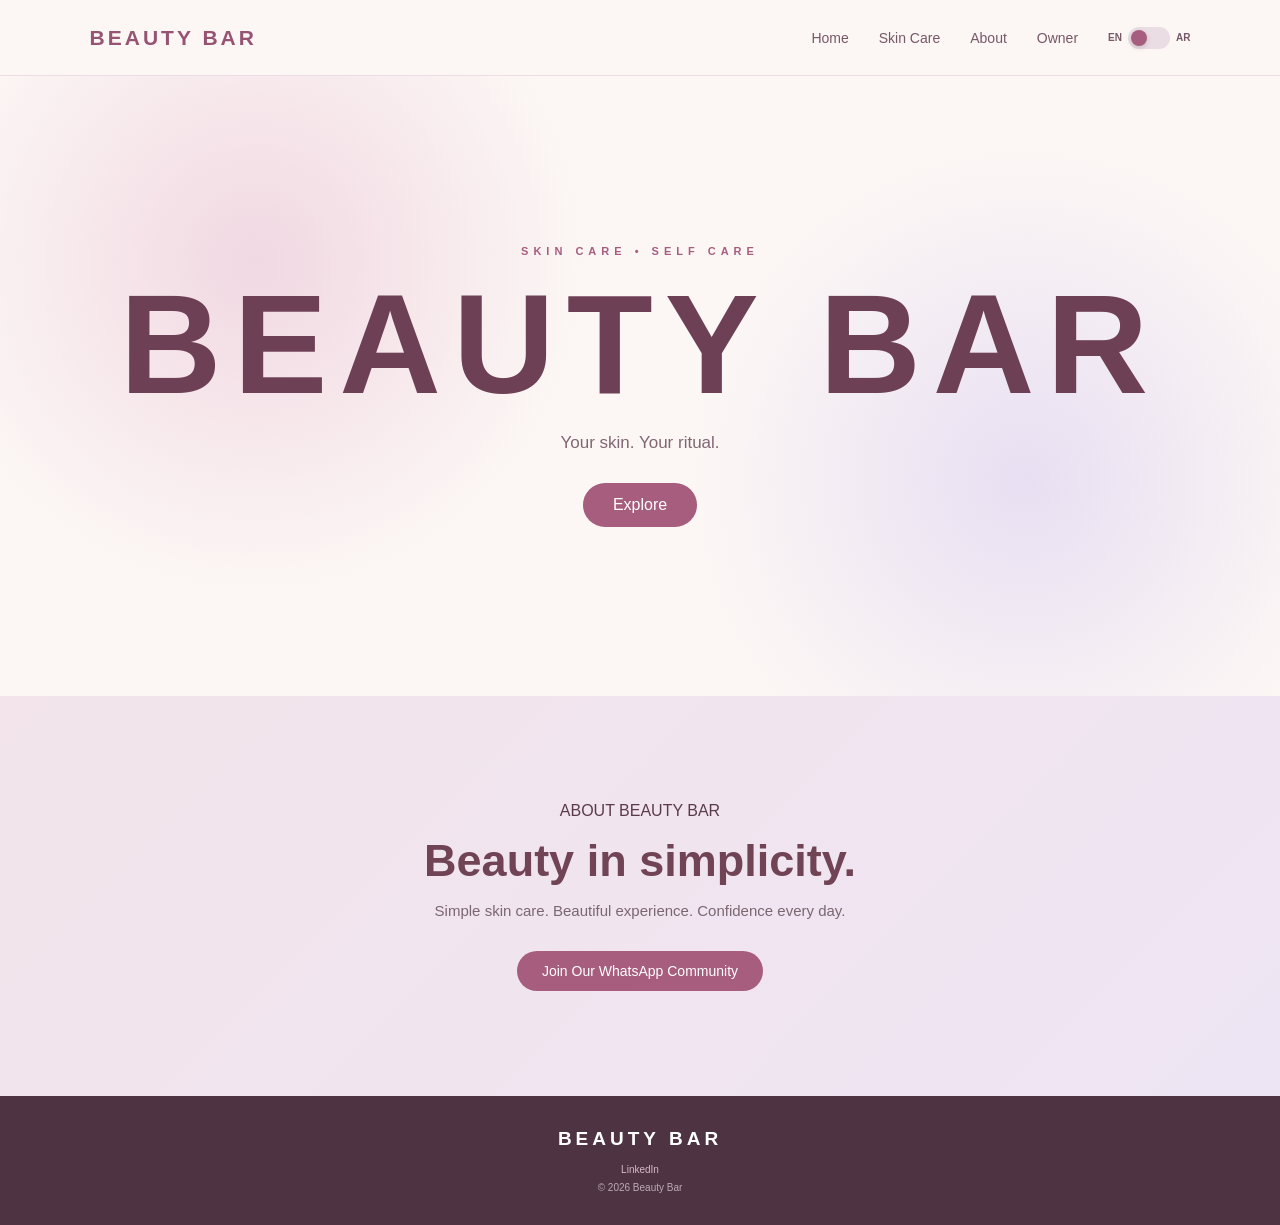
<file: frontend/index.html>
<!DOCTYPE html>

<html lang="en">

<head>
    <meta charset="UTF-8">
    <meta name="viewport" content="width=device-width, initial-scale=1.0">


<title>Beauty Bar</title>

<style>
    * {
        margin: 0;
        padding: 0;
        box-sizing: border-box;
    }

    html {
        scroll-behavior: smooth;
    }

    body {
        font-family: Arial, sans-serif;
        background: #fcf7f5;
        color: #5b3b4b;
    }

    /* =========================
       NAVBAR
    ========================= */

    .navbar {
        height: 76px;
        padding: 0 7%;
        display: flex;
        align-items: center;
        justify-content: space-between;
        background: #fcf7f5;
        border-bottom: 1px solid #eadde3;
        position: sticky;
        top: 0;
        z-index: 1000;
    }

    .logo {
        font-size: 21px;
        font-weight: bold;
        letter-spacing: 3px;
        color: #965472;
    }

    .navbar nav {
        display: flex;
        align-items: center;
        gap: 30px;
    }

    .navbar nav a {
        text-decoration: none;
        color: #765867;
        font-size: 14px;
        transition: 0.3s;
    }

    .navbar nav a:hover {
        color: #b56688;
    }

    /* =========================
       LANGUAGE TOGGLE
    ========================= */

    .language-toggle {
        display: flex;
        align-items: center;
        gap: 6px;
        cursor: pointer;
        user-select: none;
    }

    .lang-text {
        font-size: 10px;
        font-weight: bold;
        color: #765867;
    }

    .toggle-switch {
        width: 42px;
        height: 22px;
        background: #eadde3;
        border-radius: 20px;
        position: relative;
        padding: 3px;
        transition: 0.3s ease;
    }

    .toggle-circle {
        width: 16px;
        height: 16px;
        background: #a65d7e;
        border-radius: 50%;
        position: absolute;
        left: 3px;
        top: 3px;
        transition: 0.3s ease;
        box-shadow: 0 2px 5px rgba(90, 55, 75, 0.2);
    }

    .language-toggle.ar .toggle-circle {
        left: 23px;
    }

    .language-toggle:hover .toggle-switch {
        background: #e2ced8;
    }

    /* =========================
       BRAND
    ========================= */

    .brand {
        min-height: 620px;
        display: flex;
        flex-direction: column;
        align-items: center;
        justify-content: center;
        text-align: center;
        padding: 60px 20px;

        background:
            radial-gradient(
                circle at 20% 30%,
                #f1d8e2,
                transparent 30%
            ),
            radial-gradient(
                circle at 80% 65%,
                #e8dff2,
                transparent 30%
            ),
            #fcf7f5;

        position: relative;
        overflow: hidden;
    }

    .brand p {
        color: #a65d7e;
        font-size: 11px;
        font-weight: bold;
        letter-spacing: 5px;
        margin-bottom: 25px;
    }

    .brand h1 {
        font-size: clamp(65px, 11vw, 150px);
        line-height: 0.9;
        letter-spacing: 12px;
        color: #6d4055;
        font-weight: 900;
    }

    .brand span {
        margin-top: 25px;
        font-size: 17px;
        color: #806673;
    }

    .main-button {
        margin-top: 30px;
        text-decoration: none;
        background: #a65d7e;
        color: white;
        padding: 13px 30px;
        border-radius: 30px;
        transition: 0.3s;
    }

    .main-button:hover {
        transform: translateY(-4px);
        background: #914d6d;
    }

    /* =========================
       ABOUT
    ========================= */

    .about {
        min-height: 400px;
        display: flex;
        flex-direction: column;
        align-items: center;
        justify-content: center;
        text-align: center;
        padding: 60px 20px;

        background:
            linear-gradient(
                135deg,
                #f2e4ea,
                #eee5f4
            );
    }

    .about h2 {
        font-size: 45px;
        color: #704355;
        margin-top: 15px;
        margin-bottom: 15px;
    }

    .about p.description {
        max-width: 550px;
        color: #7b6671;
        font-size: 15px;
        margin-bottom: 20px;
    }

    /* =========================
       WHATSAPP
    ========================= */

    .whatsapp-button {
        display: inline-block;
        margin-top: 12px;
        padding: 12px 25px;
        border-radius: 30px;
        background: #a65d7e;
        color: white;
        text-decoration: none;
        font-size: 14px;
        transition: 0.3s;
    }

    .whatsapp-button:hover {
        background: #914d6d;
        transform: translateY(-3px);
    }

    /* =========================
       FOOTER
    ========================= */

    footer {
        padding: 32px 20px;
        text-align: center;
        background: #4e3442;
        color: white;
    }

    .footer-brand {
        font-size: 19px;
        font-weight: bold;
        letter-spacing: 4px;
        margin-bottom: 9px;
    }

    .linkedin-link {
        display: inline-block;
        color: #d9b8c7;
        text-decoration: none;
        font-size: 10px;
        margin-bottom: 7px;
        transition: 0.3s;
    }

    .linkedin-link:hover {
        color: white;
    }

    footer p {
        color: #bdaab4;
        font-size: 10px;
    }

    /* =========================
       ARABIC
    ========================= */

    body.arabic {
        direction: rtl;
    }

    body.arabic .navbar {
        direction: rtl;
    }

    body.arabic .brand,
    body.arabic .about,
    body.arabic footer {
        direction: rtl;
    }

    body.arabic .brand h1 {
        letter-spacing: 5px;
    }

    /* =========================
       MOBILE
    ========================= */

    @media (max-width: 800px) {

        .navbar nav {
            gap: 12px;
        }

        .navbar nav a {
            font-size: 12px;
        }
    }

    @media (max-width: 550px) {

        .navbar {
            padding: 0 4%;
        }

        .navbar nav {
            gap: 8px;
        }

        .navbar nav a {
            font-size: 10px;
        }

        .language-toggle {
            gap: 3px;
        }

        .lang-text {
            font-size: 9px;
        }

        .toggle-switch {
            width: 38px;
            height: 20px;
        }

        .toggle-circle {
            width: 14px;
            height: 14px;
        }

        .language-toggle.ar .toggle-circle {
            left: 21px;
        }

        .brand h1 {
            font-size: 55px;
            letter-spacing: 6px;
        }

        .about h2 {
            font-size: 35px;
        }
    }
</style>


</head>

<body>


<!-- NAVBAR -->

<header class="navbar">

    <div class="logo">
        BEAUTY BAR
    </div>

    <nav>

        <a href="#home" id="navHome">
            Home
        </a>

        <a href="products.html" id="navSkin">
            Skin Care
        </a>

        <a href="#about" id="navAbout">
            About
        </a>

        <a href="owner.html" id="navOwner">
            Owner
        </a>

        <!-- LANGUAGE SWITCH -->

        <div
            class="language-toggle"
            id="languageToggle"
            onclick="toggleLanguage()"
        >

            <span class="lang-text">
                EN
            </span>

            <div class="toggle-switch">
                <div class="toggle-circle"></div>
            </div>

            <span class="lang-text">
                AR
            </span>

        </div>

    </nav>

</header>


<!-- BRAND -->

<section class="brand" id="home">

    <p id="brandSmall">
        SKIN CARE • SELF CARE
    </p>

    <h1>
        BEAUTY BAR
    </h1>

    <span id="brandText">
        Your skin. Your ritual.
    </span>

    <a
        href="products.html"
        class="main-button"
        id="exploreButton"
    >
        Explore
    </a>

</section>


<!-- ABOUT -->

<section
    class="about"
    id="about"
>

    <p
        class="section-title"
        id="aboutSmall"
    >
        ABOUT BEAUTY BAR
    </p>

    <h2 id="aboutTitle">
        Beauty in simplicity.
    </h2>

    <p
        class="description"
        id="aboutDescription"
    >
        Simple skin care.
        Beautiful experience.
        Confidence every day.
    </p>

    <a
        href="https://chat.whatsapp.com/Is7nr2aMgKH1gvi6ZIf5AF?s=cl&p=a&mlu=4"
        target="_blank"
        class="whatsapp-button"
        id="whatsappButton"
    >
        Join Our WhatsApp Community
    </a>

</section>


<!-- FOOTER -->

<footer>

    <div class="footer-brand">
        BEAUTY BAR
    </div>

    <a
        href="https://www.linkedin.com/in/noha-ahmed-6ab382416"
        target="_blank"
        class="linkedin-link"
    >
        LinkedIn
    </a>

    <p>
        © 2026 Beauty Bar
    </p>

</footer>


<!-- LANGUAGE SCRIPT -->

<script>

    let currentLanguage =
        localStorage.getItem("beautyBarLanguage") || "en";


    function updateLanguage() {

        const toggle =
            document.getElementById("languageToggle");


        if (currentLanguage === "ar") {

            toggle.classList.add("ar");

            document.body.classList.add("arabic");

            document.documentElement.lang = "ar";


            document.getElementById("navHome").textContent =
                "الرئيسية";

            document.getElementById("navSkin").textContent =
                "العناية بالبشرة";

            document.getElementById("navAbout").textContent =
                "من نحن";

            document.getElementById("navOwner").textContent =
                "المالك";


            document.getElementById("brandSmall").textContent =
                "العناية بالبشرة • العناية بالنفس";

            document.getElementById("brandText").textContent =
                "بشرتك. طقوسك الخاصة.";

            document.getElementById("exploreButton").textContent =
                "استكشفي";


            document.getElementById("aboutSmall").textContent =
                "عن بيوتي بار";

            document.getElementById("aboutTitle").textContent =
                "الجمال في البساطة.";

            document.getElementById("aboutDescription").textContent =
                "عناية بسيطة بالبشرة. تجربة جميلة. وثقة كل يوم.";

            document.getElementById("whatsappButton").textContent =
                "انضمي إلى مجتمعنا على واتساب";

        }

        else {

            toggle.classList.remove("ar");

            document.body.classList.remove("arabic");

            document.documentElement.lang = "en";


            document.getElementById("navHome").textContent =
                "Home";

            document.getElementById("navSkin").textContent =
                "Skin Care";

            document.getElementById("navAbout").textContent =
                "About";

            document.getElementById("navOwner").textContent =
                "Owner";


            document.getElementById("brandSmall").textContent =
                "SKIN CARE • SELF CARE";

            document.getElementById("brandText").textContent =
                "Your skin. Your ritual.";

            document.getElementById("exploreButton").textContent =
                "Explore";


            document.getElementById("aboutSmall").textContent =
                "ABOUT BEAUTY BAR";

            document.getElementById("aboutTitle").textContent =
                "Beauty in simplicity.";

            document.getElementById("aboutDescription").textContent =
                "Simple skin care. Beautiful experience. Confidence every day.";

            document.getElementById("whatsappButton").textContent =
                "Join Our WhatsApp Community";
        }


        localStorage.setItem(
            "beautyBarLanguage",
            currentLanguage
        );
    }


    function toggleLanguage() {

        if (currentLanguage === "en") {
            currentLanguage = "ar";
        }
        else {
            currentLanguage = "en";
        }

        updateLanguage();
    }


    document.addEventListener(
        "DOMContentLoaded",
        function () {
            updateLanguage();
        }
    );

</script>


</body>

</html>
</file>
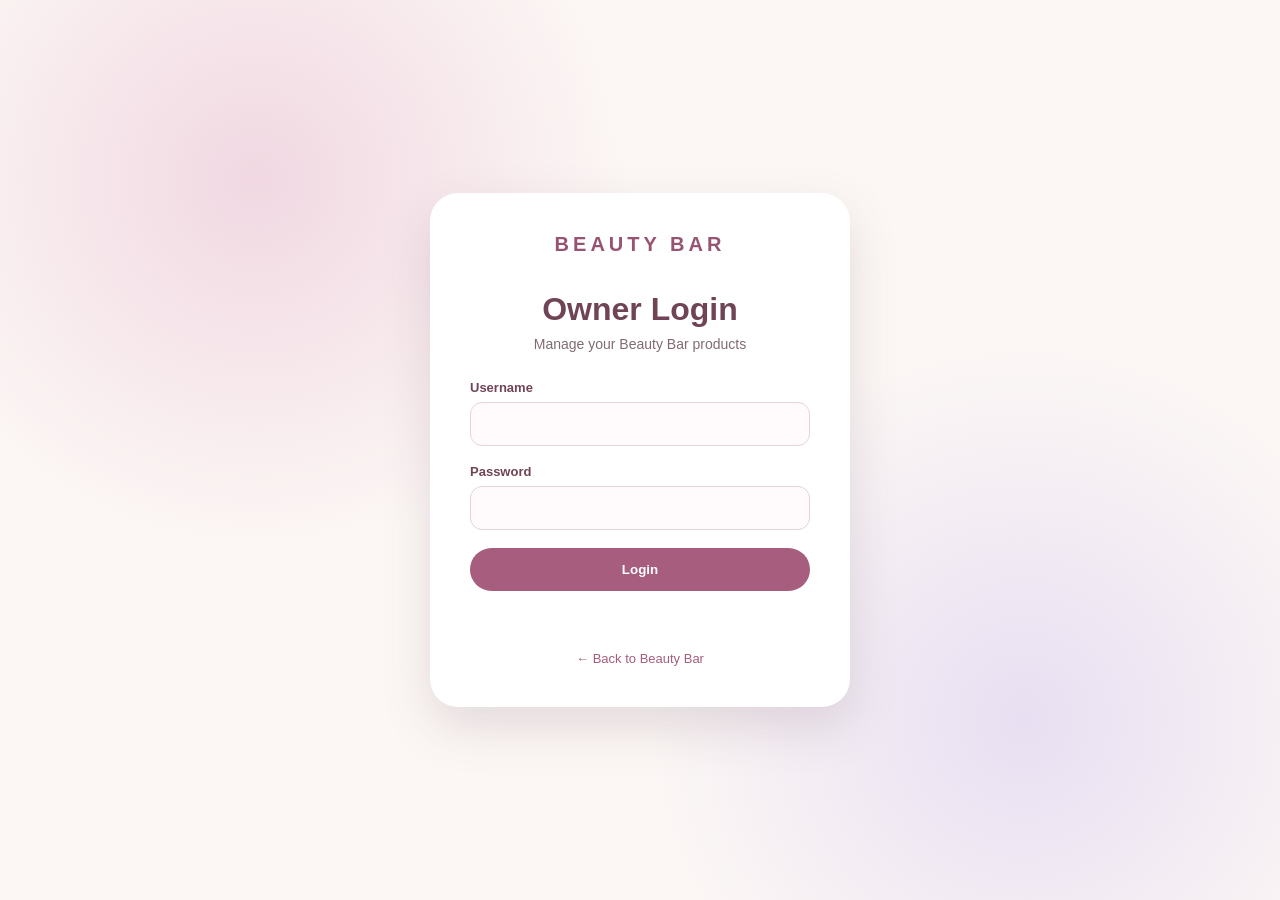
<file: frontend/admin-login.html>
<!DOCTYPE html>
<html lang="en">

<head>

    <meta charset="UTF-8">

    <meta
        name="viewport"
        content="width=device-width, initial-scale=1.0"
    >

    <title>
        Beauty Bar | Owner Login
    </title>

    <style>

        * {
            margin: 0;
            padding: 0;
            box-sizing: border-box;
        }

        body {

            min-height: 100vh;

            display: flex;

            align-items: center;

            justify-content: center;

            font-family: Arial, sans-serif;

            background:

                radial-gradient(
                    circle at 20% 20%,
                    #f1d8e2,
                    transparent 30%
                ),

                radial-gradient(
                    circle at 80% 80%,
                    #e8dff2,
                    transparent 30%
                ),

                #fcf7f5;
        }


        .login-card {

            width: min(420px, 90%);

            padding: 40px;

            background: white;

            border-radius: 28px;

            text-align: center;

            box-shadow:
                0 20px 50px
                rgba(90, 55, 75, 0.15);
        }


        .logo {

            color: #965472;

            font-size: 20px;

            font-weight: bold;

            letter-spacing: 4px;

            margin-bottom: 35px;
        }


        .login-card h1 {

            color: #704457;

            font-size: 32px;

            margin-bottom: 8px;
        }


        .login-card p {

            color: #806b75;

            font-size: 14px;

            margin-bottom: 28px;
        }


        .form-group {

            text-align: left;

            margin-bottom: 18px;
        }


        .form-group label {

            display: block;

            color: #704457;

            font-size: 13px;

            font-weight: bold;

            margin-bottom: 7px;
        }


        .form-group input {

            width: 100%;

            padding: 13px;

            border: 1px solid #e6d4dd;

            border-radius: 12px;

            outline: none;

            background: #fffafb;

            font-size: 14px;
        }


        .form-group input:focus {

            border-color: #b86f90;
        }


        .login-button {

            width: 100%;

            border: none;

            padding: 14px;

            border-radius: 25px;

            background: #a65d7e;

            color: white;

            font-weight: bold;

            cursor: pointer;

            transition: 0.3s;
        }


        .login-button:hover {

            background: #914d6d;

            transform: translateY(-2px);
        }


        .message {

            margin-top: 15px;

            min-height: 20px;

            font-size: 13px;

            font-weight: bold;
        }


        .back {

            display: inline-block;

            margin-top: 25px;

            color: #a65d7e;

            text-decoration: none;

            font-size: 13px;
        }

    </style>

</head>


<body>


<div class="login-card">

    <div class="logo">
        BEAUTY BAR
    </div>


    <h1>
        Owner Login
    </h1>


    <p>
        Manage your Beauty Bar products
    </p>


    <form id="loginForm">


        <div class="form-group">

            <label for="username">
                Username
            </label>

            <input
                type="text"
                id="username"
                required
            >

        </div>


        <div class="form-group">

            <label for="password">
                Password
            </label>

            <input
                type="password"
                id="password"
                required
            >

        </div>


        <button
            type="submit"
            class="login-button"
        >
            Login
        </button>


        <div
            id="message"
            class="message"
        ></div>


    </form>


    <a
        href="index.html"
        class="back"
    >
        ← Back to Beauty Bar
    </a>

</div>


<script>

const API_URL = window.location.origin;


const loginForm =
    document.getElementById(
        "loginForm"
    );


const message =
    document.getElementById(
        "message"
    );


loginForm.addEventListener(
    "submit",
    async function (event) {

        event.preventDefault();


        const username =
            document.getElementById(
                "username"
            ).value;


        const password =
            document.getElementById(
                "password"
            ).value;


        try {

            const response =
                await fetch(
                    `${API_URL}/api/admin/login`,
                    {
                        method: "POST",

                        credentials: "include",

                        headers: {
                            "Content-Type":
                                "application/json"
                        },

                        body: JSON.stringify({

                            username:
                                username,

                            password:
                                password

                        })
                    }
                );


            const result =
                await response.json();


            if (!response.ok) {

                throw new Error(
                    result.error ||
                    "Login failed"
                );

            }


            window.location.href =
                "admin.html";

        }


        catch (error) {

            message.textContent =
                error.message;

            message.style.color =
                "#a65063";

        }

    }
);

</script>


</body>

</html>
</file>
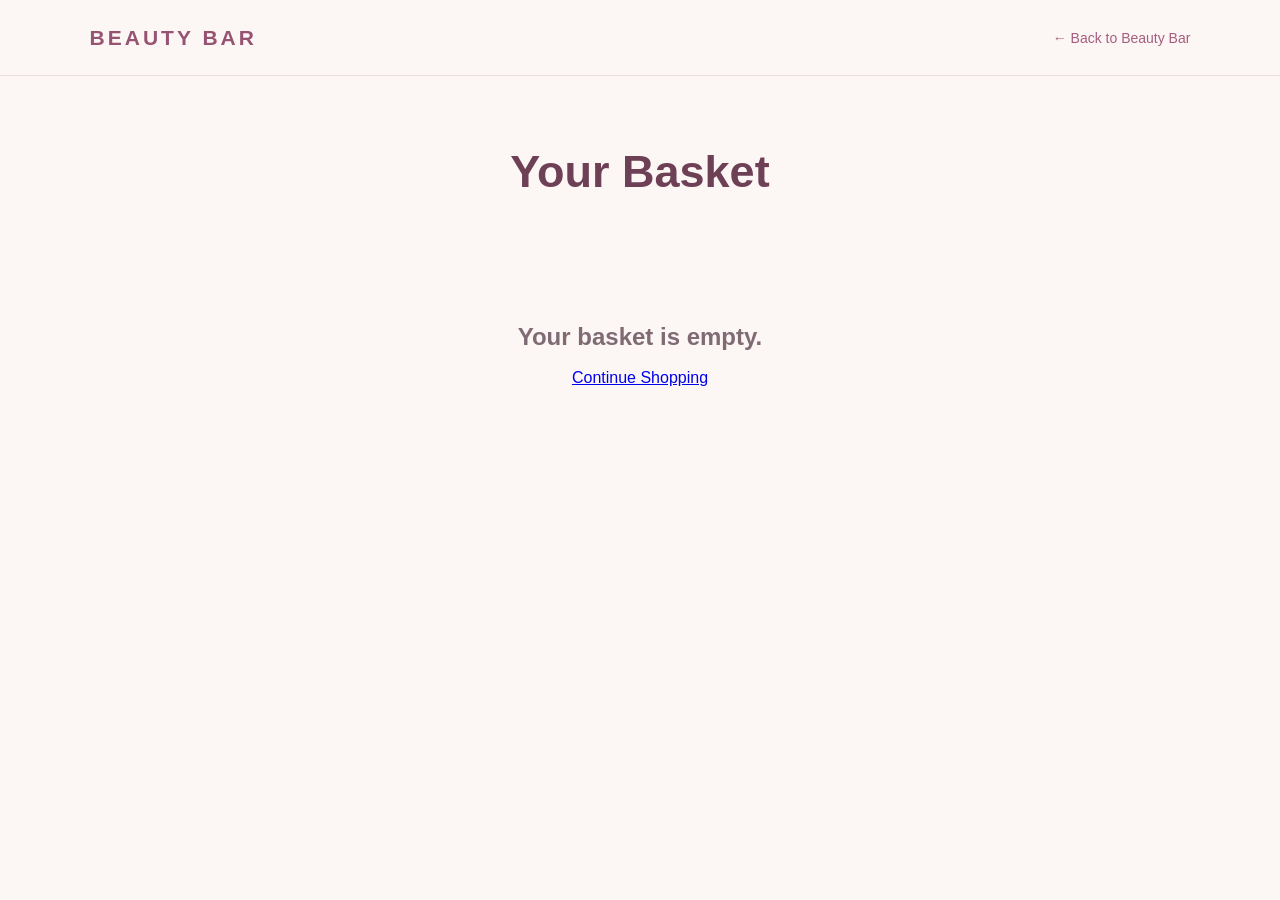
<file: frontend/basket.html>
<!DOCTYPE html>
<html lang="en">

<head>

    <meta charset="UTF-8">

    <meta
        name="viewport"
        content="width=device-width, initial-scale=1.0"
    >

    <title>Beauty Bar | Basket</title>

    <style>

        * {
            margin: 0;
            padding: 0;
            box-sizing: border-box;
        }

        body {
            font-family: Arial, sans-serif;
            background: #fcf7f5;
            color: #5b3b4b;
        }

        .navbar {
            height: 76px;
            padding: 0 7%;

            display: flex;
            align-items: center;
            justify-content: space-between;

            background: #fcf7f5;

            border-bottom: 1px solid #eadde3;
        }

        .logo {
            color: #965472;
            font-size: 21px;
            font-weight: bold;
            letter-spacing: 3px;
        }

        .back-link {
            text-decoration: none;
            color: #a65d7e;
            font-size: 14px;
        }

        .basket-page {
            max-width: 1000px;
            margin: 70px auto;
            padding: 0 25px;
        }

        h1 {
            color: #6d4055;
            text-align: center;
            font-size: 45px;
            margin-bottom: 45px;
        }

        .basket-item {
            display: grid;
            grid-template-columns: 110px 1fr auto;
            gap: 20px;
            align-items: center;

            background: white;

            padding: 18px;

            margin-bottom: 15px;

            border-radius: 20px;

            box-shadow:
                0 8px 25px
                rgba(90, 55, 75, 0.08);
        }

        .basket-image {
            width: 110px;
            height: 110px;
            object-fit: cover;
            border-radius: 15px;
            background: #f3e5eb;
        }

        .basket-item h3 {
            color: #704457;
            margin-bottom: 6px;
        }

        .basket-item p {
            color: #806b75;
            font-size: 13px;
        }

        .quantity {
            margin-top: 10px;
            color: #9b6f84;
            font-size: 13px;
        }

        .item-price {
            color: #a65d7e;
            font-weight: bold;
            text-align: right;
        }

        .remove-button {
            border: none;
            background: transparent;
            color: #a65063;
            cursor: pointer;
            margin-top: 8px;
            font-size: 12px;
        }

        .summary {
            margin-top: 30px;

            background:
                linear-gradient(
                    135deg,
                    #f2e4ea,
                    #eee5f4
                );

            border-radius: 25px;

            padding: 30px;

            text-align: right;
        }

        .summary h2 {
            color: #704457;
            margin-bottom: 15px;
        }

        .total {
            font-size: 22px;
            font-weight: bold;
            color: #a65d7e;
            margin-bottom: 20px;
        }

        .checkout-button {
            border: none;
            padding: 13px 28px;
            border-radius: 25px;

            background: #a65d7e;
            color: white;

            cursor: pointer;
        }

        .empty {
            text-align: center;
            padding: 80px 20px;
            color: #806b75;
        }

        @media (max-width: 650px) {

            .basket-item {
                grid-template-columns: 80px 1fr;
            }

            .basket-image {
                width: 80px;
                height: 80px;
            }

            .item-price {
                grid-column: 2;
                text-align: left;
            }

            .summary {
                text-align: center;
            }
        }

    </style>

</head>


<body>


<header class="navbar">

    <div class="logo">
        BEAUTY BAR
    </div>

    <a
        href="index.html"
        class="back-link"
    >
        ← Back to Beauty Bar
    </a>

</header>


<main class="basket-page">

    <h1>
        Your Basket
    </h1>

    <div id="basket"></div>

</main>


<script>

function loadBasket() {

    const basket =
        JSON.parse(
            localStorage.getItem(
                "beautyBarBasket"
            )
        ) || [];


    const container =
        document.getElementById(
            "basket"
        );


    container.innerHTML = "";


    if (basket.length === 0) {

        container.innerHTML = `
            <div class="empty">
                <h2>Your basket is empty.</h2>
                <br>
                <a href="index.html">
                    Continue Shopping
                </a>
            </div>
        `;

        return;

    }


    let total = 0;


    basket.forEach(
        function (item, index) {

            const itemTotal =
                item.price * item.quantity;


            total += itemTotal;


            const element =
                document.createElement(
                    "div"
                );


            element.className =
                "basket-item";


            const imageHTML =
                item.image
                ?
                `
                    <img
                        src="${item.image}"
                        class="basket-image"
                        alt="${item.name}"
                    >
                `
                :
                `
                    <div class="basket-image"></div>
                `;


            element.innerHTML = `

                ${imageHTML}

                <div>

                    <h3>
                        ${item.name}
                    </h3>

                    <p>
                        ${item.category}
                    </p>

                    <div class="quantity">
                        Quantity: ${item.quantity}
                    </div>

                    <button
                        class="remove-button"
                    >
                        Remove
                    </button>

                </div>

                <div class="item-price">
                    ${itemTotal} EGP
                </div>

            `;


            element
                .querySelector(
                    ".remove-button"
                )
                .addEventListener(
                    "click",
                    function () {

                        basket.splice(
                            index,
                            1
                        );


                        localStorage.setItem(
                            "beautyBarBasket",
                            JSON.stringify(
                                basket
                            )
                        );


                        loadBasket();

                    }
                );


            container.appendChild(
                element
            );

        }
    );


    const summary =
        document.createElement(
            "div"
        );


    summary.className =
        "summary";


    summary.innerHTML = `

        <h2>
            Order Summary
        </h2>

        <div class="total">
            Total: ${total} EGP
        </div>

        <button
            class="checkout-button"
        >
            Checkout
        </button>

    `;


    summary
    .querySelector(
        ".checkout-button"
    )
    .addEventListener(
        "click",
        function () {

            window.location.href =
                "checkout.html";

        }
    );


    container.appendChild(
        summary
    );

}


loadBasket();

</script>


</body>

</html>
</file>
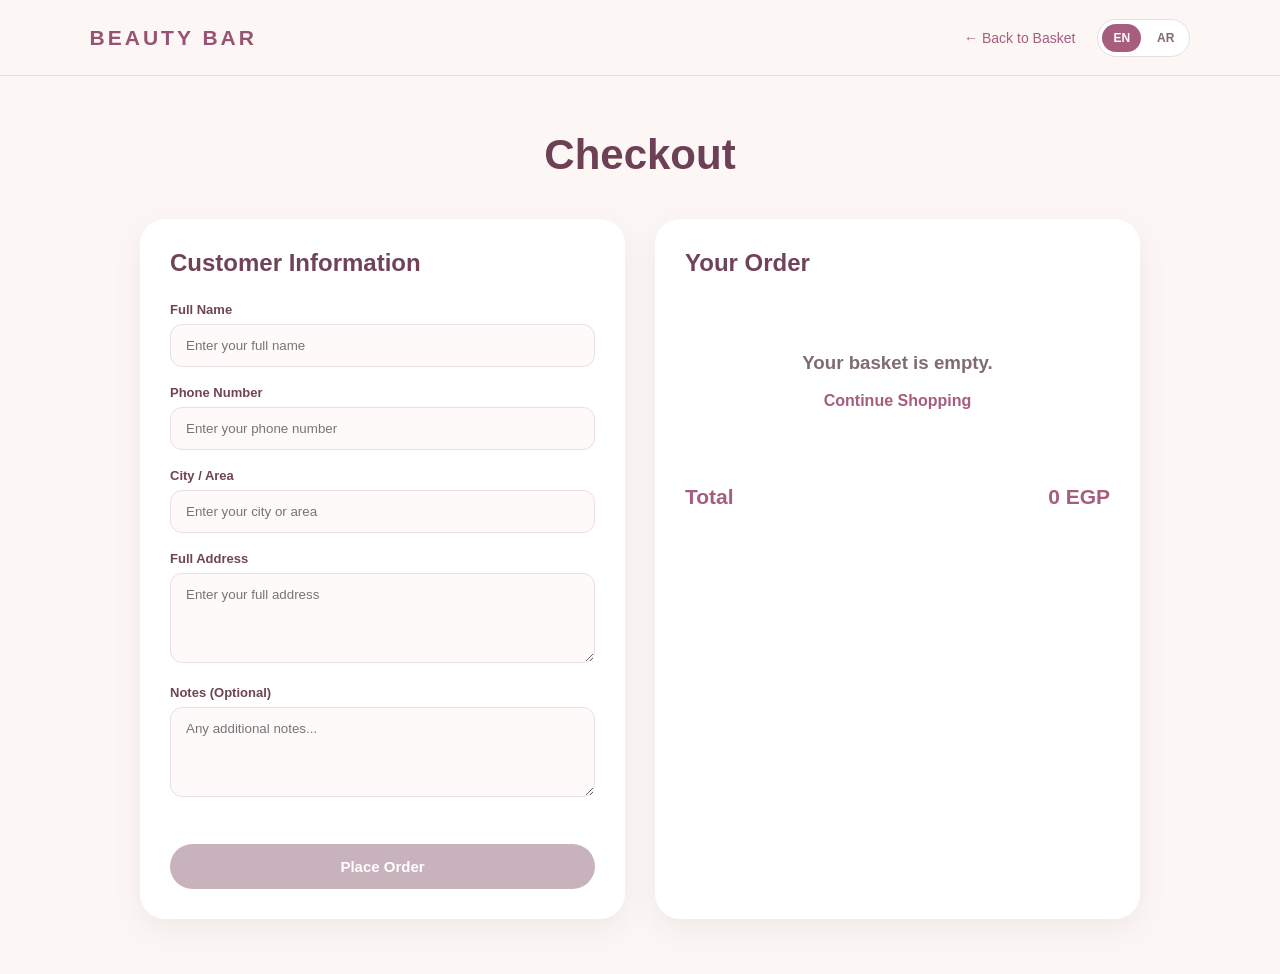
<file: frontend/checkout.html>
<!DOCTYPE html>

<html lang="en">

<head>
    <meta charset="UTF-8">
    <meta name="viewport" content="width=device-width, initial-scale=1.0">


<title>Beauty Bar | Checkout</title>

<style>
    * {
        margin: 0;
        padding: 0;
        box-sizing: border-box;
    }

    body {
        font-family: Arial, sans-serif;
        background: #fcf7f5;
        color: #5b3b4b;
    }

    .navbar {
        min-height: 76px;
        padding: 0 7%;
        display: flex;
        align-items: center;
        justify-content: space-between;
        background: #fcf7f5;
        border-bottom: 1px solid #eadde3;
        gap: 20px;
    }

    .logo {
        color: #965472;
        font-size: 21px;
        font-weight: bold;
        letter-spacing: 3px;
    }

    .nav-right {
        display: flex;
        align-items: center;
        gap: 22px;
    }

    .back-link {
        text-decoration: none;
        color: #a65d7e;
        font-size: 14px;
    }

    .language-switcher {
        display: flex;
        align-items: center;
        gap: 5px;
        background: white;
        border: 1px solid #eadde3;
        border-radius: 20px;
        padding: 4px;
    }

    .language-btn {
        border: none;
        background: transparent;
        color: #806b75;
        padding: 7px 11px;
        border-radius: 16px;
        cursor: pointer;
        font-size: 12px;
        font-weight: bold;
    }

    .language-btn.active {
        background: #a65d7e;
        color: white;
    }

    .checkout-page {
        max-width: 1050px;
        margin: 55px auto;
        padding: 0 25px;
    }

    h1 {
        text-align: center;
        color: #6d4055;
        font-size: 42px;
        margin-bottom: 40px;
    }

    .checkout-grid {
        display: grid;
        grid-template-columns: 1fr 1fr;
        gap: 30px;
    }

    .box {
        background: white;
        padding: 30px;
        border-radius: 25px;
        box-shadow: 0 10px 30px rgba(90, 55, 75, 0.08);
    }

    .box h2 {
        color: #704457;
        margin-bottom: 25px;
    }

    .form-group {
        margin-bottom: 18px;
    }

    label {
        display: block;
        color: #704457;
        font-size: 13px;
        font-weight: bold;
        margin-bottom: 7px;
    }

    input,
    textarea {
        width: 100%;
        padding: 13px 15px;
        border: 1px solid #eadde3;
        border-radius: 12px;
        outline: none;
        font-family: Arial, sans-serif;
        color: #5b3b4b;
        background: #fffafa;
    }

    input:focus,
    textarea:focus {
        border-color: #a65d7e;
    }

    textarea {
        min-height: 90px;
        resize: vertical;
    }

    .order-item {
        display: flex;
        justify-content: space-between;
        gap: 15px;
        padding: 13px 0;
        border-bottom: 1px solid #eee3e7;
        font-size: 14px;
    }

    .order-item-name {
        color: #704457;
    }

    .order-item-price {
        color: #a65d7e;
        font-weight: bold;
        white-space: nowrap;
    }

    .total {
        display: flex;
        justify-content: space-between;
        margin-top: 25px;
        font-size: 21px;
        font-weight: bold;
        color: #a65d7e;
    }

    .place-order {
        width: 100%;
        margin-top: 25px;
        padding: 14px;
        border: none;
        border-radius: 25px;
        background: #a65d7e;
        color: white;
        font-size: 15px;
        font-weight: bold;
        cursor: pointer;
    }

    .place-order:hover {
        background: #914d6d;
    }

    .place-order:disabled {
        background: #c8b2bc;
        cursor: not-allowed;
    }

    .empty {
        text-align: center;
        padding: 50px 20px;
        color: #806b75;
    }

    .empty a {
        color: #a65d7e;
        text-decoration: none;
        font-weight: bold;
    }

    .success {
        text-align: center;
        padding: 35px;
    }

    .success h2 {
        color: #704457;
        margin-bottom: 15px;
    }

    .order-number {
        color: #a65d7e;
        font-size: 20px;
        font-weight: bold;
        margin: 15px 0;
    }

    .success a {
        color: #a65d7e;
        text-decoration: none;
        font-weight: bold;
    }

    @media (max-width: 750px) {
        .checkout-grid {
            grid-template-columns: 1fr;
        }

        .navbar {
            padding: 15px 5%;
            flex-wrap: wrap;
        }

        .nav-right {
            gap: 10px;
        }
    }
</style>


</head>

<body>

<header class="navbar">


<div class="logo">
    BEAUTY BAR
</div>

<div class="nav-right">

    <a href="basket.html" class="back-link" id="backLink">
        ← Back to Basket
    </a>

    <div class="language-switcher">

        <button
            class="language-btn active"
            id="englishBtn"
            onclick="changeLanguage('en')"
        >
            EN
        </button>

        <button
            class="language-btn"
            id="arabicBtn"
            onclick="changeLanguage('ar')"
        >
            AR
        </button>

    </div>

</div>


</header>

<main class="checkout-page">


<h1 id="checkoutTitle">
    Checkout
</h1>

<div id="checkoutContent">

    <div class="checkout-grid">

        <!-- CUSTOMER INFORMATION -->

        <div class="box">

            <h2 id="customerTitle">
                Customer Information
            </h2>

            <form id="orderForm">

                <div class="form-group">

                    <label for="name" id="nameLabel">
                        Full Name
                    </label>

                    <input
                        type="text"
                        id="name"
                        required
                        placeholder="Enter your full name"
                    >

                </div>


                <div class="form-group">

                    <label for="phone" id="phoneLabel">
                        Phone Number
                    </label>

                    <input
                        type="tel"
                        id="phone"
                        required
                        placeholder="Enter your phone number"
                    >

                </div>


                <div class="form-group">

                    <label for="city" id="cityLabel">
                        City / Area
                    </label>

                    <input
                        type="text"
                        id="city"
                        required
                        placeholder="Enter your city or area"
                    >

                </div>


                <div class="form-group">

                    <label for="address" id="addressLabel">
                        Full Address
                    </label>

                    <textarea
                        id="address"
                        required
                        placeholder="Enter your full address"
                    ></textarea>

                </div>


                <div class="form-group">

                    <label for="notes" id="notesLabel">
                        Notes (Optional)
                    </label>

                    <textarea
                        id="notes"
                        placeholder="Any additional notes..."
                    ></textarea>

                </div>


                <button
                    type="submit"
                    class="place-order"
                    id="placeOrderButton"
                >
                    Place Order
                </button>

            </form>

        </div>


        <!-- ORDER SUMMARY -->

        <div class="box">

            <h2 id="orderTitle">
                Your Order
            </h2>

            <div id="orderItems"></div>

            <div class="total">

                <span id="totalLabel">
                    Total
                </span>

                <span id="orderTotal">
                    0 EGP
                </span>

            </div>

        </div>

    </div>

</div>


</main>

<script>

// =====================================
// LANGUAGE
// =====================================

let currentLanguage =
    localStorage.getItem("beautyBarLanguage") || "en";


const translations = {

    en: {

        back: "← Back to Basket",

        checkout: "Checkout",

        customer: "Customer Information",

        name: "Full Name",

        namePlaceholder: "Enter your full name",

        phone: "Phone Number",

        phonePlaceholder: "Enter your phone number",

        city: "City / Area",

        cityPlaceholder: "Enter your city or area",

        address: "Full Address",

        addressPlaceholder: "Enter your full address",

        notes: "Notes (Optional)",

        notesPlaceholder: "Any additional notes...",

        order: "Your Order",

        total: "Total",

        placeOrder: "Place Order",

        placing: "Placing Order...",

        empty: "Your basket is empty.",

        continueShopping: "Continue Shopping",

        success: "Order Placed Successfully! ✓",

        thankYou: "Thank you for shopping with Beauty Bar.",

        pending: "Your order is now pending confirmation.",

        orderId: "Order ID:",

        emptyAlert: "Your basket is empty.",

        error:
            "Could not place your order. Please make sure the Beauty Bar server is running."

    },


    ar: {

        back: "← العودة إلى السلة",

        checkout: "إتمام الطلب",

        customer: "بيانات العميل",

        name: "الاسم بالكامل",

        namePlaceholder: "اكتبي الاسم بالكامل",

        phone: "رقم الهاتف",

        phonePlaceholder: "اكتبي رقم الهاتف",

        city: "المدينة / المنطقة",

        cityPlaceholder: "اكتبي المدينة أو المنطقة",

        address: "العنوان بالكامل",

        addressPlaceholder: "اكتبي العنوان بالكامل",

        notes: "ملاحظات (اختياري)",

        notesPlaceholder: "أي ملاحظات إضافية...",

        order: "طلبك",

        total: "الإجمالي",

        placeOrder: "تأكيد الطلب",

        placing: "جاري تأكيد الطلب...",

        empty: "السلة فارغة.",

        continueShopping: "متابعة التسوق",

        success: "تم تأكيد الطلب بنجاح! ✓",

        thankYou: "شكرًا لتسوقك من Beauty Bar.",

        pending: "طلبك الآن في انتظار التأكيد.",

        orderId: "رقم الطلب:",

        emptyAlert: "السلة فارغة.",

        error:
            "تعذر تنفيذ الطلب. من فضلك تأكدي من تشغيل خادم Beauty Bar."

    }

};


// =====================================
// CHANGE LANGUAGE
// =====================================

function changeLanguage(language) {

    currentLanguage = language;

    localStorage.setItem(
        "beautyBarLanguage",
        language
    );

    const t = translations[language];

    document.documentElement.lang = language;

    document.documentElement.dir =
        language === "ar" ? "rtl" : "ltr";


    document.getElementById("backLink").textContent =
        t.back;

    document.getElementById("checkoutTitle").textContent =
        t.checkout;

    document.getElementById("customerTitle").textContent =
        t.customer;

    document.getElementById("nameLabel").textContent =
        t.name;

    document.getElementById("phoneLabel").textContent =
        t.phone;

    document.getElementById("cityLabel").textContent =
        t.city;

    document.getElementById("addressLabel").textContent =
        t.address;

    document.getElementById("notesLabel").textContent =
        t.notes;

    document.getElementById("orderTitle").textContent =
        t.order;

    document.getElementById("totalLabel").textContent =
        t.total;


    document.getElementById("name").placeholder =
        t.namePlaceholder;

    document.getElementById("phone").placeholder =
        t.phonePlaceholder;

    document.getElementById("city").placeholder =
        t.cityPlaceholder;

    document.getElementById("address").placeholder =
        t.addressPlaceholder;

    document.getElementById("notes").placeholder =
        t.notesPlaceholder;


    document.getElementById("placeOrderButton").textContent =
        t.placeOrder;


    document
        .getElementById("englishBtn")
        .classList.toggle(
            "active",
            language === "en"
        );

    document
        .getElementById("arabicBtn")
        .classList.toggle(
            "active",
            language === "ar"
        );


    loadOrderSummary();

}


// =====================================
// GET BASKET
// =====================================

function getBasket() {

    return JSON.parse(
        localStorage.getItem("beautyBarBasket")
    ) || [];

}


// =====================================
// LOAD ORDER SUMMARY
// =====================================

function loadOrderSummary() {

    const basket = getBasket();

    const container =
        document.getElementById("orderItems");

    const totalElement =
        document.getElementById("orderTotal");

    const placeButton =
        document.querySelector(".place-order");

    const t =
        translations[currentLanguage];

    container.innerHTML = "";

    if (basket.length === 0) {

        container.innerHTML = `
            <div class="empty">

                <h3>
                    ${t.empty}
                </h3>

                <br>

                <a href="products.html">
                    ${t.continueShopping}
                </a>

            </div>
        `;

        placeButton.disabled = true;

        return;
    }


    placeButton.disabled = false;

    let total = 0;


    basket.forEach(function(item) {

        const price =
            Number(item.price);

        const quantity =
            Number(item.quantity);

        const itemTotal =
            price * quantity;

        total += itemTotal;


        const element =
            document.createElement("div");

        element.className =
            "order-item";


        element.innerHTML = `

            <span class="order-item-name">

                ${item.name}

                ×

                ${quantity}

            </span>


            <span class="order-item-price">

                ${itemTotal} EGP

            </span>

        `;


        container.appendChild(element);

    });


    totalElement.textContent =
        total + " EGP";

}


// =====================================
// PLACE ORDER
// =====================================

document
    .getElementById("orderForm")
    .addEventListener(
        "submit",
        async function(event) {

            event.preventDefault();


            const basket =
                getBasket();


            if (basket.length === 0) {

                alert(
                    translations[currentLanguage].emptyAlert
                );

                return;
            }


            const order = {

                customer: {

                    name:
                        document
                            .getElementById("name")
                            .value
                            .trim(),

                    phone:
                        document
                            .getElementById("phone")
                            .value
                            .trim(),

                    city:
                        document
                            .getElementById("city")
                            .value
                            .trim(),

                    address:
                        document
                            .getElementById("address")
                            .value
                            .trim(),

                    notes:
                        document
                            .getElementById("notes")
                            .value
                            .trim()

                },

                products:
                    basket

            };


            const button =
                document.querySelector(".place-order");


            button.disabled = true;

            button.textContent =
                translations[currentLanguage].placing;


            try {

                const response =
                    await fetch(
                        "/api/orders",
                        {

                            method: "POST",

                            headers: {
                                "Content-Type":
                                    "application/json"
                            },

                            body:
                                JSON.stringify(order)

                        }
                    );


                const data =
                    await response.json();


                if (!response.ok) {

                    throw new Error(
                        data.error ||
                        "Could not place order"
                    );

                }


                // REMOVE BASKET

                localStorage.removeItem(
                    "beautyBarBasket"
                );


                // SUCCESS MESSAGE

                const t =
                    translations[currentLanguage];


                document
                    .getElementById("checkoutContent")
                    .innerHTML = `

                    <div class="box success">

                        <h2>
                            ${t.success}
                        </h2>

                        <p>
                            ${t.thankYou}
                        </p>

                        <div class="order-number">

                            ${t.orderId}

                            BB-${data.order_id}

                        </div>

                        <p>
                            ${t.pending}
                        </p>

                        <br>

                        <a href="index.html">
                            ${t.continueShopping}
                        </a>

                    </div>

                `;

            }


            catch (error) {

                console.error(
                    "Order error:",
                    error
                );


                alert(
                    translations[currentLanguage].error
                );


                button.disabled = false;

                button.textContent =
                    translations[currentLanguage].placeOrder;

            }

        }
    );


// =====================================
// START
// =====================================

changeLanguage(currentLanguage);

</script>

</body>
</html>
</file>
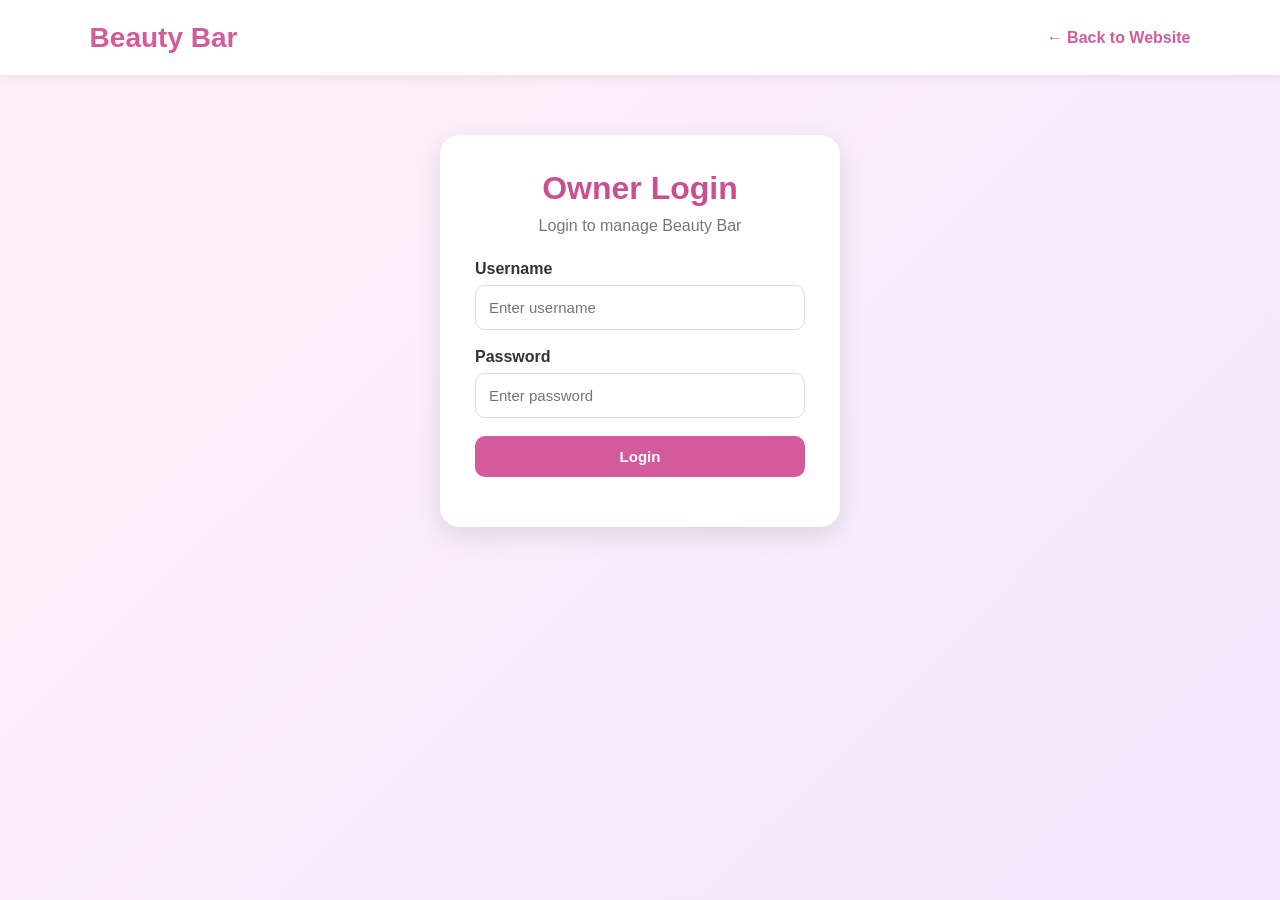
<file: frontend/owner.html>
<!DOCTYPE html>
<html lang="en">

<head>
    <meta charset="UTF-8">
    <meta name="viewport" content="width=device-width, initial-scale=1.0">
    <title>Beauty Bar - Owner</title>

    <style>
        * {
            box-sizing: border-box;
            margin: 0;
            padding: 0;
        }

        body {
            font-family: Arial, sans-serif;
            background: linear-gradient(135deg, #fff0f7, #f3e8ff);
            min-height: 100vh;
            color: #333;
        }

        /* ================= NAVBAR ================= */

        .navbar {
            height: 75px;
            background: white;
            display: flex;
            align-items: center;
            justify-content: space-between;
            padding: 0 7%;
            box-shadow: 0 2px 10px rgba(0, 0, 0, 0.08);
        }

        .logo {
            font-size: 28px;
            font-weight: bold;
            color: #d45b9b;
        }

        .back-link {
            text-decoration: none;
            color: #d45b9b;
            font-weight: bold;
        }

        .container {
            width: 90%;
            max-width: 1200px;
            margin: 40px auto;
        }

        /* ================= LOGIN ================= */

        .login-box {
            background: white;
            width: 400px;
            max-width: 100%;
            margin: 60px auto;
            padding: 35px;
            border-radius: 20px;
            box-shadow: 0 8px 25px rgba(0, 0, 0, 0.1);
        }

        .login-box h1 {
            text-align: center;
            color: #c94f91;
            margin-bottom: 10px;
        }

        .login-box p {
            text-align: center;
            color: #777;
            margin-bottom: 25px;
        }

        label {
            display: block;
            margin-bottom: 7px;
            font-weight: bold;
        }

        input,
        textarea,
        select {
            width: 100%;
            padding: 13px;
            border: 1px solid #ddd;
            border-radius: 10px;
            margin-bottom: 18px;
            font-size: 15px;
            font-family: Arial, sans-serif;
            background: white;
        }

        textarea {
            resize: vertical;
        }

        button {
            border: none;
            cursor: pointer;
            border-radius: 10px;
            padding: 12px 20px;
            font-size: 15px;
            font-weight: bold;
        }

        .login-btn {
            width: 100%;
            background: #d45b9b;
            color: white;
        }

        .login-btn:hover {
            background: #bd4787;
        }

        .error {
            color: #d32f2f;
            text-align: center;
            margin-top: 15px;
        }

        /* ================= DASHBOARD ================= */

        .dashboard {
            display: none;
        }

        .dashboard-header {
            background: white;
            padding: 25px;
            border-radius: 18px;
            box-shadow: 0 5px 20px rgba(0, 0, 0, 0.08);
            margin-bottom: 25px;
            display: flex;
            justify-content: space-between;
            align-items: center;
            gap: 15px;
        }

        .dashboard-header h1 {
            color: #c94f91;
        }

        .dashboard-header p {
            color: #777;
            margin-top: 5px;
        }

        .header-buttons {
            display: flex;
            gap: 10px;
        }

        .refresh-btn {
            background: #ead8ff;
            color: #6d3d91;
        }

        .logout-btn {
            background: #f3d1df;
            color: #a83268;
        }

        /* ================= MENU ================= */

        .owner-menu {
            display: grid;
            grid-template-columns: repeat(3, 1fr);
            gap: 20px;
            margin-bottom: 25px;
        }

        .menu-card {
            background: white;
            padding: 30px 20px;
            border-radius: 18px;
            box-shadow: 0 5px 20px rgba(0, 0, 0, 0.08);
            text-align: center;
            cursor: pointer;
            transition: 0.2s;
            border: 2px solid transparent;
        }

        .menu-card:hover {
            transform: translateY(-4px);
            border-color: #d45b9b;
        }

        .menu-icon {
            font-size: 42px;
            margin-bottom: 12px;
        }

        .menu-card h2 {
            color: #c94f91;
            margin-bottom: 8px;
        }

        .menu-card p {
            color: #777;
            line-height: 1.5;
        }

        /* ================= CONTENT SECTIONS ================= */

        .owner-section {
            display: none;
        }

        .owner-section.active {
            display: block;
        }

        .section-header {
            background: white;
            padding: 20px 25px;
            border-radius: 18px;
            box-shadow: 0 5px 20px rgba(0, 0, 0, 0.08);
            margin-bottom: 20px;
            display: flex;
            justify-content: space-between;
            align-items: center;
            gap: 15px;
        }

        .section-header h2 {
            color: #c94f91;
        }

        .back-btn {
            background: #ead8ff;
            color: #6d3d91;
        }

        /* ================= PRODUCTS ================= */

        .products-container {
            display: grid;
            grid-template-columns: repeat(3, 1fr);
            gap: 20px;
        }

        .product-card {
            background: white;
            border-radius: 18px;
            padding: 20px;
            box-shadow: 0 5px 20px rgba(0, 0, 0, 0.08);
        }

        .product-image {
            width: 100%;
            height: 220px;
            object-fit: cover;
            border-radius: 12px;
            margin-bottom: 15px;
            background: #fff7fb;
        }

        .product-card h3 {
            color: #c94f91;
            margin-bottom: 10px;
            font-size: 20px;
        }

        .product-card p {
            margin-bottom: 7px;
            color: #666;
        }

        .product-description {
            margin-top: 10px;
            line-height: 1.5;
        }

        .product-actions {
            display: flex;
            gap: 8px;
            margin-top: 15px;
        }

        .edit-btn {
            background: #ead8ff;
            color: #6d3d91;
            flex: 1;
        }

        .stock-btn {
            background: #e4f4e9;
            color: #28733e;
            flex: 1;
        }

        .delete-btn {
            background: #f3d1df;
            color: #a83268;
            flex: 1;
        }

        .empty {
            background: white;
            padding: 40px;
            border-radius: 18px;
            text-align: center;
            color: #777;
            box-shadow: 0 5px 20px rgba(0, 0, 0, 0.08);
        }

        /* ================= ADD PRODUCT ================= */

        .add-product-box {
            background: white;
            padding: 30px;
            border-radius: 18px;
            box-shadow: 0 5px 20px rgba(0, 0, 0, 0.08);
        }

        .form-grid {
            display: grid;
            grid-template-columns: repeat(2, 1fr);
            gap: 0 20px;
        }

        .full-width {
            grid-column: 1 / -1;
        }

        .add-product-btn {
            background: #d45b9b;
            color: white;
            width: 100%;
            margin-top: 5px;
        }

        .add-product-btn:hover {
            background: #bd4787;
        }

        .success-message {
            color: #28733e;
            text-align: center;
            margin-top: 15px;
            font-weight: bold;
        }

        /* ================= ORDERS ================= */

        .orders-container {
            display: flex;
            flex-direction: column;
            gap: 20px;
        }

        .order-card {
            background: white;
            border-radius: 18px;
            padding: 25px;
            box-shadow: 0 5px 20px rgba(0, 0, 0, 0.08);
        }

        .order-top {
            display: flex;
            justify-content: space-between;
            align-items: center;
            gap: 15px;
            margin-bottom: 20px;
            padding-bottom: 15px;
            border-bottom: 1px solid #eee;
        }

        .order-id {
            color: #c94f91;
            font-size: 20px;
            font-weight: bold;
        }

        .status-select {
            width: auto;
            padding: 9px 12px;
            border-radius: 8px;
            border: 1px solid #ddd;
            background: white;
            margin: 0;
        }

        .customer-info {
            display: grid;
            grid-template-columns: repeat(2, 1fr);
            gap: 12px;
            margin-bottom: 20px;
        }

        .info-box {
            background: #fff7fb;
            padding: 12px;
            border-radius: 10px;
        }

        .info-box strong {
            display: block;
            color: #c94f91;
            margin-bottom: 4px;
        }

        .items-title {
            color: #c94f91;
            margin-bottom: 10px;
        }

        .item {
            display: flex;
            justify-content: space-between;
            padding: 10px 0;
            border-bottom: 1px solid #eee;
        }

        .total {
            text-align: right;
            font-size: 20px;
            font-weight: bold;
            color: #c94f91;
            margin-top: 15px;
        }

        .notes {
            margin-top: 15px;
            padding: 12px;
            background: #f8f2ff;
            border-radius: 10px;
        }

        /* ================= MODALS ================= */

        .stock-modal,
        .edit-modal {
            display: none;
            position: fixed;
            inset: 0;
            background: rgba(0, 0, 0, 0.45);
            justify-content: center;
            align-items: center;
            z-index: 9999;
            padding: 20px;
        }

        .stock-modal.show,
        .edit-modal.show {
            display: flex;
        }

        .stock-modal-content,
        .edit-modal-content {
            background: white;
            width: 380px;
            max-width: 100%;
            padding: 28px;
            border-radius: 18px;
            box-shadow: 0 10px 35px rgba(0, 0, 0, 0.2);
        }

        .edit-modal-content {
            width: 500px;
        }

        .stock-modal-content h3,
        .edit-modal-content h3 {
            color: #c94f91;
            margin-bottom: 10px;
            font-size: 22px;
        }

        .stock-modal-content p,
        .edit-modal-content p {
            color: #777;
            margin-bottom: 15px;
        }

        .stock-modal-content input {
            margin-bottom: 5px;
        }

        .edit-modal-content input,
        .edit-modal-content textarea {
            margin-bottom: 14px;
        }

        .stock-modal-actions,
        .edit-modal-actions {
            display: flex;
            gap: 10px;
            margin-top: 18px;
        }

        .modal-cancel-btn {
            flex: 1;
            background: #ead8ff;
            color: #6d3d91;
        }

        .modal-save-btn {
            flex: 1;
            background: #d45b9b;
            color: white;
        }

        .modal-save-btn:hover {
            background: #bd4787;
        }

        /* ================= RESPONSIVE ================= */

        @media (max-width: 900px) {
            .owner-menu {
                grid-template-columns: 1fr;
            }

            .products-container {
                grid-template-columns: repeat(2, 1fr);
            }
        }

        @media (max-width: 700px) {
            .dashboard-header {
                flex-direction: column;
                align-items: flex-start;
            }

            .customer-info {
                grid-template-columns: 1fr;
            }

            .order-top {
                flex-direction: column;
                align-items: flex-start;
            }

            .header-buttons {
                width: 100%;
            }

            .header-buttons button {
                flex: 1;
            }

            .form-grid {
                grid-template-columns: 1fr;
            }

            .full-width {
                grid-column: auto;
            }

            .products-container {
                grid-template-columns: 1fr;
            }

            .product-actions {
                flex-direction: column;
            }
        }
    </style>

</head>

<body>

    <header class="navbar">
        <div class="logo">
            Beauty Bar
        </div>

        <a href="index.html" class="back-link">
            ← Back to Website
        </a>
    </header>

    <main class="container">

        <!-- LOGIN -->

        <div class="login-box" id="loginBox">

            <h1>Owner Login</h1>

            <p>
                Login to manage Beauty Bar
            </p>

            <form id="loginForm">

                <label for="username">
                    Username
                </label>

                <input
                    type="text"
                    id="username"
                    placeholder="Enter username"
                    required
                >

                <label for="password">
                    Password
                </label>

                <input
                    type="password"
                    id="password"
                    placeholder="Enter password"
                    required
                >

                <button
                    type="submit"
                    class="login-btn"
                >
                    Login
                </button>

                <div
                    class="error"
                    id="loginError"
                ></div>

            </form>

        </div>


        <!-- DASHBOARD -->

        <div
            class="dashboard"
            id="dashboard"
        >

            <div class="dashboard-header">

                <div>

                    <h1>
                        Owner Dashboard
                    </h1>

                    <p>
                        Manage Beauty Bar
                    </p>

                </div>

                <div class="header-buttons">

                    <button
                        class="refresh-btn"
                        onclick="refreshCurrentSection()"
                    >
                        Refresh
                    </button>

                    <button
                        class="logout-btn"
                        onclick="logout()"
                    >
                        Logout
                    </button>

                </div>

            </div>


            <!-- MENU -->

            <div
                class="owner-menu"
                id="ownerMenu"
            >

                <div
                    class="menu-card"
                    onclick="openSection('productsSection')"
                >

                    <div class="menu-icon">
                        📦
                    </div>

                    <h2>
                        Products
                    </h2>

                    <p>
                        View and manage current products
                    </p>

                </div>


                <div
                    class="menu-card"
                    onclick="openSection('addProductSection')"
                >

                    <div class="menu-icon">
                        ➕
                    </div>

                    <h2>
                        Add Product
                    </h2>

                    <p>
                        Add a new product to Beauty Bar
                    </p>

                </div>


                <div
                    class="menu-card"
                    onclick="openSection('ordersSection')"
                >

                    <div class="menu-icon">
                        🛍️
                    </div>

                    <h2>
                        Customer Orders
                    </h2>

                    <p>
                        View and manage customer orders
                    </p>

                </div>

            </div>


            <!-- PRODUCTS SECTION -->

            <div
                class="owner-section"
                id="productsSection"
            >

                <div class="section-header">

                    <h2>
                        📦 Current Products
                    </h2>

                    <button
                        class="back-btn"
                        onclick="backToMenu()"
                    >
                        ← Back
                    </button>

                </div>

                <div
                    class="products-container"
                    id="productsContainer"
                >

                    <div class="empty">
                        Loading products...
                    </div>

                </div>

            </div>


            <!-- ADD PRODUCT SECTION -->

            <div
                class="owner-section"
                id="addProductSection"
            >

                <div class="section-header">

                    <h2>
                        ➕ Add New Product
                    </h2>

                    <button
                        class="back-btn"
                        onclick="backToMenu()"
                    >
                        ← Back
                    </button>

                </div>


                <div class="add-product-box">

                    <form id="productForm">

                        <div class="form-grid">

                            <div>

                                <label for="productName">
                                    Product Name
                                </label>

                                <input
                                    type="text"
                                    id="productName"
                                    placeholder="Enter product name"
                                    required
                                >

                            </div>


                            <div>

                                <label for="productPrice">
                                    Price
                                </label>

                                <input
                                    type="number"
                                    id="productPrice"
                                    placeholder="Enter price"
                                    min="0"
                                    step="0.01"
                                    required
                                >

                            </div>


                            <div>

                                <label for="productStock">
                                    Stock
                                </label>

                                <input
                                    type="number"
                                    id="productStock"
                                    placeholder="Enter stock quantity"
                                    min="0"
                                    step="1"
                                    required
                                >

                            </div>


                            <div class="full-width">

                                <label for="productDescription">
                                    Description
                                </label>

                                <textarea
                                    id="productDescription"
                                    rows="5"
                                    placeholder="Enter product description"
                                ></textarea>

                            </div>


                            <div class="full-width">

                                <label for="productImage">
                                    Product Image
                                </label>

                                <input
                                    type="file"
                                    id="productImage"
                                    accept="image/*"
                                >

                            </div>


                            <div class="full-width">

                                <button
                                    type="submit"
                                    class="add-product-btn"
                                >
                                    Add Product
                                </button>

                            </div>

                        </div>

                    </form>


                    <div
                        id="productMessage"
                        class="success-message"
                    ></div>

                </div>

            </div>


            <!-- ORDERS SECTION -->

            <div
                class="owner-section"
                id="ordersSection"
            >

                <div class="section-header">

                    <h2>
                        🛍️ Customer Orders
                    </h2>

                    <button
                        class="back-btn"
                        onclick="backToMenu()"
                    >
                        ← Back
                    </button>

                </div>

                <div
                    class="orders-container"
                    id="ordersContainer"
                >

                    <div class="empty">
                        Loading orders...
                    </div>

                </div>

            </div>

        </div>

    </main>


    <!-- ================= STOCK MODAL ================= -->

    <div
        class="stock-modal"
        id="stockModal"
    >

        <div class="stock-modal-content">

            <h3>
                Update Stock
            </h3>

            <p>
                Enter the new stock quantity:
            </p>

            <input
                type="number"
                id="stockInput"
                min="0"
                step="1"
                placeholder="Enter stock quantity"
            >

            <div class="stock-modal-actions">

                <button
                    type="button"
                    class="modal-cancel-btn"
                    onclick="closeStockModal()"
                >
                    Cancel
                </button>

                <button
                    type="button"
                    class="modal-save-btn"
                    onclick="saveStock()"
                >
                    Save
                </button>

            </div>

        </div>

    </div>


    <!-- ================= EDIT PRODUCT MODAL ================= -->

    <div
        class="edit-modal"
        id="editModal"
    >

        <div class="edit-modal-content">

            <h3>
                Edit Product
            </h3>

            <p>
                Update the product information:
            </p>


            <label for="editProductName">
                Product Name
            </label>

            <input
                type="text"
                id="editProductName"
                placeholder="Enter product name"
            >


            <label for="editProductPrice">
                Price
            </label>

            <input
                type="number"
                id="editProductPrice"
                placeholder="Enter price"
                min="0"
                step="0.01"
            >


            <label for="editProductDescription">
                Description
            </label>

            <textarea
                id="editProductDescription"
                rows="4"
                placeholder="Enter product description"
            ></textarea>


            <div class="edit-modal-actions">

                <button
                    type="button"
                    class="modal-cancel-btn"
                    onclick="closeEditModal()"
                >
                    Cancel
                </button>

                <button
                    type="button"
                    class="modal-save-btn"
                    onclick="saveEditedProduct()"
                >
                    Save
                </button>

            </div>

        </div>

    </div>


    <script>

        const API_URL = window.location.origin;

        let currentSection = null;
        let stockProductId = null;
        let editProductId = null;
        let productsCache = [];


        /* ================= LOGIN ================= */

        document
            .getElementById("loginForm")
            .addEventListener("submit", async function(event) {

                event.preventDefault();

                const username =
                    document
                        .getElementById("username")
                        .value
                        .trim();

                const password =
                    document
                        .getElementById("password")
                        .value;

                const error =
                    document
                        .getElementById("loginError");

                error.textContent = "";

                try {

                    const response =
                        await fetch(
                            API_URL + "/api/admin/login",
                            {
                                method: "POST",

                                headers: {
                                    "Content-Type":
                                        "application/json"
                                },

                                credentials: "include",

                                body: JSON.stringify({
                                    username: username,
                                    password: password
                                })
                            }
                        );

                    const data =
                        await response.json();

                    if (!response.ok) {

                        error.textContent =
                            data.error ||
                            data.message ||
                            "Login failed.";

                        return;
                    }

                    document
                        .getElementById("loginBox")
                        .style.display = "none";

                    document
                        .getElementById("dashboard")
                        .style.display = "block";

                    backToMenu();

                }

                catch (err) {

                    console.error(err);

                    error.textContent =
                        "Unable to connect to backend.";
                }

            });


        /* ================= OPEN SECTION ================= */

        function openSection(sectionId) {

            document
                .getElementById("ownerMenu")
                .style.display = "none";

            const sections =
                document.querySelectorAll(
                    ".owner-section"
                );

            sections.forEach(function(section) {

                section.classList.remove("active");

            });

            const selected =
                document.getElementById(sectionId);

            if (selected) {

                selected.classList.add("active");

            }

            currentSection = sectionId;

            if (sectionId === "productsSection") {

                loadProducts();

            }

            if (sectionId === "ordersSection") {

                loadOrders();

            }

        }


        /* ================= BACK TO MENU ================= */

        function backToMenu() {

            const sections =
                document.querySelectorAll(
                    ".owner-section"
                );

            sections.forEach(function(section) {

                section.classList.remove("active");

            });

            document
                .getElementById("ownerMenu")
                .style.display = "grid";

            currentSection = null;

        }


        /* ================= REFRESH ================= */

        function refreshCurrentSection() {

            if (currentSection === "productsSection") {

                loadProducts();

            }

            else if (currentSection === "ordersSection") {

                loadOrders();

            }

        }


        /* ================= LOAD PRODUCTS ================= */

        async function loadProducts() {

            const container =
                document.getElementById(
                    "productsContainer"
                );

            container.innerHTML =
                '<div class="empty">Loading products...</div>';

            try {

                const response =
                    await fetch(
                        API_URL + "/api/products",
                        {
                            method: "GET",
                            credentials: "include"
                        }
                    );

                if (response.status === 401) {

                    showLogin();
                    return;

                }

                if (!response.ok) {

                    throw new Error(
                        "Failed to load products."
                    );

                }

                const data =
                    await response.json();

                let products = [];

                if (Array.isArray(data)) {

                    products = data;

                }

                else if (
                    Array.isArray(data.products)
                ) {

                    products = data.products;

                }

                else if (
                    Array.isArray(data.data)
                ) {

                    products = data.data;

                }


                productsCache = products;


                if (products.length === 0) {

                    container.innerHTML =
                        '<div class="empty">No products yet.</div>';

                    return;

                }


                container.innerHTML = "";


                products.forEach(function(product) {

                    const card =
                        document.createElement("div");

                    card.className =
                        "product-card";


                    const imageURL =
                        product.image
                            ? (
                                product.image.startsWith("http")
                                    ? product.image
                                    : API_URL + product.image
                            )
                            : "";


                    const stock =
                        Number(product.stock ?? 0);


                    const stockStatus =
                        stock > 0
                            ? "Available"
                            : "Out of Stock";


                    card.innerHTML = `

                        ${
                            imageURL
                            ?
                            `

                                <img
                                    class="product-image"
                                    src="${escapeHTML(imageURL)}"
                                    alt="${escapeHTML(product.name || "Product")}"
                                >

                            `
                            :
                            ""
                        }


                        <h3>
                            ${escapeHTML(
                                product.name || "Unnamed Product"
                            )}
                        </h3>


                        <p>
                            <strong>Price:</strong>
                            ${Number(
                                product.price || 0
                            ).toFixed(2)}
                            EGP
                        </p>


                        ${
                            product.description
                            ?
                            `

                                <p class="product-description">
                                    ${escapeHTML(
                                        product.description
                                    )}
                                </p>

                            `
                            :
                            ""
                        }


                        <p>
                            <strong>Status:</strong>
                            ${stockStatus}
                        </p>


                        <div class="product-actions">

                            <button
                                class="edit-btn"
                                onclick="editProduct(${product.id})"
                            >
                                Edit
                            </button>

                            <button
                                class="stock-btn"
                                onclick="changeStock(
                                    ${product.id},
                                    ${stock}
                                )"
                            >
                                Stock
                            </button>

                            <button
                                class="delete-btn"
                                onclick="deleteProduct(${product.id})"
                            >
                                Delete
                            </button>

                        </div>

                    `;


                    container.appendChild(card);

                });

            }

            catch (err) {

                console.error(
                    "Load products error:",
                    err
                );

                container.innerHTML = `

                    <div class="empty">

                        Unable to load products.

                        <br><br>

                        Please refresh the page.

                    </div>

                `;

            }

        }


        /* ================= ADD PRODUCT ================= */

        document
            .getElementById("productForm")
            .addEventListener("submit", async function(event) {

                event.preventDefault();

                const message =
                    document.getElementById(
                        "productMessage"
                    );

                message.textContent = "";


                const formData =
                    new FormData();


                formData.append(
                    "name",
                    document
                        .getElementById("productName")
                        .value
                        .trim()
                );


                formData.append(
                    "price",
                    document
                        .getElementById("productPrice")
                        .value
                );


                formData.append(
                    "stock",
                    document
                        .getElementById("productStock")
                        .value
                );


                formData.append(
                    "description",
                    document
                        .getElementById("productDescription")
                        .value
                        .trim()
                );


                const image =
                    document
                        .getElementById("productImage")
                        .files[0];


                if (image) {

                    formData.append(
                        "image",
                        image
                    );

                }


                try {

                    const response =
                        await fetch(
                            API_URL + "/api/products",
                            {
                                method: "POST",
                                credentials: "include",
                                body: formData
                            }
                        );


                    if (response.status === 401) {

                        showLogin();
                        return;

                    }


                    const data =
                        await response.json();


                    if (!response.ok) {

                        message.style.color =
                            "#d32f2f";

                        message.textContent =
                            data.error ||
                            data.message ||
                            "Failed to add product.";

                        return;

                    }


                    message.style.color =
                        "#28733e";

                    message.textContent =
                        "Product added successfully!";


                    document
                        .getElementById("productForm")
                        .reset();

                }

                catch (err) {

                    console.error(err);

                    message.style.color =
                        "#d32f2f";

                    message.textContent =
                        "Unable to connect to backend.";

                }

            });


        /* ================= EDIT PRODUCT ================= */

        function editProduct(id) {

            const product =
                productsCache.find(function(item) {

                    return Number(item.id) === Number(id);

                });


            if (!product) {

                alert("Product not found.");
                return;

            }


            editProductId = id;


            document
                .getElementById("editProductName")
                .value =
                product.name || "";


            document
                .getElementById("editProductPrice")
                .value =
                product.price ?? "";


            document
                .getElementById("editProductDescription")
                .value =
                product.description || "";


            document
                .getElementById("editModal")
                .classList.add("show");


            setTimeout(function() {

                document
                    .getElementById("editProductName")
                    .focus();

            }, 50);

        }


        /* ================= CLOSE EDIT MODAL ================= */

        function closeEditModal() {

            editProductId = null;

            document
                .getElementById("editModal")
                .classList.remove("show");

        }


        /* ================= SAVE EDITED PRODUCT ================= */

        async function saveEditedProduct() {

            if (editProductId === null) {

                return;

            }


            const name =
                document
                    .getElementById("editProductName")
                    .value
                    .trim();


            const priceValue =
                document
                    .getElementById("editProductPrice")
                    .value
                    .trim();


            const price =
                Number(priceValue);


            const description =
                document
                    .getElementById("editProductDescription")
                    .value
                    .trim();


            if (name === "") {

                alert("Please enter a product name.");
                return;

            }


            if (
                priceValue === "" ||
                !Number.isFinite(price) ||
                price < 0
            ) {

                alert("Please enter a valid price.");
                return;

            }


            try {

                const formData =
                    new FormData();


                formData.append(
                    "name",
                    name
                );


                formData.append(
                    "price",
                    price
                );


                formData.append(
                    "description",
                    description
                );


                const response =
                    await fetch(
                        API_URL +
                        "/api/products/" +
                        editProductId,
                        {
                            method: "PUT",
                            credentials: "include",
                            body: formData
                        }
                    );


                const data =
                    await response.json();


                if (!response.ok) {

                    alert(
                        data.error ||
                        data.message ||
                        "Failed to update product."
                    );

                    return;

                }


                closeEditModal();


                alert(
                    "Product updated successfully."
                );


                loadProducts();

            }

            catch (err) {

                console.error(err);

                alert(
                    "Unable to connect to backend."
                );

            }

        }


        /* ================= CHANGE STOCK ================= */

        function changeStock(id, currentStock) {

            stockProductId = id;


            const input =
                document.getElementById(
                    "stockInput"
                );


            input.value =
                currentStock ?? 0;


            document
                .getElementById("stockModal")
                .classList.add("show");


            setTimeout(function() {

                input.focus();
                input.select();

            }, 50);

        }


        /* ================= CLOSE STOCK MODAL ================= */

        function closeStockModal() {

            stockProductId = null;


            document
                .getElementById("stockModal")
                .classList.remove("show");

        }


        /* ================= SAVE STOCK ================= */

        async function saveStock() {

            const input =
                document.getElementById(
                    "stockInput"
                );


            const value =
                input.value.trim();


            const stockNumber =
                Number(value);


            if (
                value === "" ||
                !Number.isInteger(stockNumber) ||
                stockNumber < 0
            ) {

                alert(
                    "Please enter a valid stock quantity."
                );

                input.focus();

                return;

            }


            if (stockProductId === null) {

                return;

            }


            try {

                const response =
                    await fetch(
                        API_URL +
                        "/api/products/" +
                        stockProductId +
                        "/stock",
                        {
                            method: "PUT",

                            headers: {
                                "Content-Type":
                                    "application/json"
                            },

                            credentials: "include",

                            body: JSON.stringify({
                                stock: stockNumber
                            })
                        }
                    );


                const data =
                    await response.json();


                if (!response.ok) {

                    alert(
                        data.error ||
                        data.message ||
                        "Failed to update stock."
                    );

                    return;

                }


                closeStockModal();


                alert(
                    "Stock updated successfully."
                );


                loadProducts();

            }

            catch (err) {

                console.error(err);

                alert(
                    "Unable to connect to backend."
                );

            }

        }


        /* ================= CLOSE MODALS OUTSIDE ================= */

        document
            .getElementById("stockModal")
            .addEventListener("click", function(event) {

                if (event.target === this) {

                    closeStockModal();

                }

            });


        document
            .getElementById("editModal")
            .addEventListener("click", function(event) {

                if (event.target === this) {

                    closeEditModal();

                }

            });


        /* ================= DELETE PRODUCT ================= */

        async function deleteProduct(id) {

            const confirmed =
                confirm(
                    "Are you sure you want to delete this product?"
                );


            if (!confirmed) {

                return;

            }


            try {

                const response =
                    await fetch(
                        API_URL +
                        "/api/products/" +
                        id,
                        {
                            method: "DELETE",
                            credentials: "include"
                        }
                    );


                const data =
                    await response.json();


                if (!response.ok) {

                    alert(
                        data.error ||
                        data.message ||
                        "Failed to delete product."
                    );

                    return;

                }


                alert(
                    "Product deleted successfully."
                );


                loadProducts();

            }

            catch (err) {

                console.error(err);

                alert(
                    "Unable to connect to backend."
                );

            }

        }


        /* ================= LOAD ORDERS ================= */

        async function loadOrders() {

            const container =
                document.getElementById(
                    "ordersContainer"
                );


            container.innerHTML =
                '<div class="empty">Loading orders...</div>';


            try {

                const response =
                    await fetch(
                        API_URL + "/api/orders",
                        {
                            method: "GET",
                            credentials: "include"
                        }
                    );


                if (response.status === 401) {

                    showLogin();
                    return;

                }


                if (!response.ok) {

                    throw new Error(
                        "Failed to load orders."
                    );

                }


                const data =
                    await response.json();


                let orders = [];


                if (Array.isArray(data)) {

                    orders = data;

                }

                else if (
                    Array.isArray(data.orders)
                ) {

                    orders = data.orders;

                }

                else if (
                    Array.isArray(data.data)
                ) {

                    orders = data.data;

                }


                if (orders.length === 0) {

                    container.innerHTML =
                        '<div class="empty">No orders yet.</div>';

                    return;

                }


                container.innerHTML = "";


                orders.forEach(function(order) {

                    const card =
                        document.createElement("div");


                    card.className =
                        "order-card";


                    let itemsHTML = "";


                    if (
                        Array.isArray(order.items)
                    ) {

                        order.items.forEach(
                            function(item) {

                                itemsHTML += `

                                    <div class="item">

                                        <span>

                                            ${escapeHTML(
                                                item.product_name || ""
                                            )}

                                            ×

                                            ${item.quantity || 0}

                                        </span>

                                        <span>

                                            ${Number(
                                                item.price || 0
                                            ).toFixed(2)}

                                            EGP

                                        </span>

                                    </div>

                                `;

                            }
                        );

                    }


                    if (itemsHTML === "") {

                        itemsHTML =
                            "<p>No products found.</p>";

                    }


                    let notesHTML = "";


                    if (order.notes) {

                        notesHTML = `

                            <div class="notes">

                                <strong>
                                    Notes:
                                </strong>

                                ${escapeHTML(
                                    order.notes
                                )}

                            </div>

                        `;

                    }


                    card.innerHTML = `

                        <div class="order-top">

                            <div class="order-id">
                                Order #${order.id}
                            </div>


                            <select
                                class="status-select"
                                onchange="
                                    updateStatus(
                                        ${order.id},
                                        this.value
                                    )
                                "
                            >

                                <option
                                    value="Pending"
                                    ${
                                        order.status === "Pending"
                                            ? "selected"
                                            : ""
                                    }
                                >
                                    Pending
                                </option>


                                <option
                                    value="Confirmed"
                                    ${
                                        order.status === "Confirmed"
                                            ? "selected"
                                            : ""
                                    }
                                >
                                    Confirmed
                                </option>


                                <option
                                    value="Shipped"
                                    ${
                                        order.status === "Shipped"
                                            ? "selected"
                                            : ""
                                    }
                                >
                                    Shipped
                                </option>


                                <option
                                    value="Delivered"
                                    ${
                                        order.status === "Delivered"
                                            ? "selected"
                                            : ""
                                    }
                                >
                                    Delivered
                                </option>


                                <option
                                    value="Cancelled"
                                    ${
                                        order.status === "Cancelled"
                                            ? "selected"
                                            : ""
                                    }
                                >
                                    Cancelled
                                </option>

                            </select>

                        </div>


                        <div class="customer-info">

                            <div class="info-box">

                                <strong>
                                    Customer
                                </strong>

                                ${escapeHTML(
                                    order.customer_name || ""
                                )}

                            </div>


                            <div class="info-box">

                                <strong>
                                    Phone
                                </strong>

                                ${escapeHTML(
                                    order.phone || ""
                                )}

                            </div>


                            <div class="info-box">

                                <strong>
                                    City
                                </strong>

                                ${escapeHTML(
                                    order.city || ""
                                )}

                            </div>


                            <div class="info-box">

                                <strong>
                                    Address
                                </strong>

                                ${escapeHTML(
                                    order.address || ""
                                )}

                            </div>


                            <div class="info-box">

                                <strong>
                                    Date
                                </strong>

                                ${escapeHTML(
                                    order.created_at || ""
                                )}

                            </div>

                        </div>


                        <h3 class="items-title">
                            Products
                        </h3>


                        ${itemsHTML}


                        ${notesHTML}


                        <div class="total">

                            Total:

                            ${Number(
                                order.total || 0
                            ).toFixed(2)}

                            EGP

                        </div>

                    `;


                    container.appendChild(card);

                });

            }

            catch (err) {

                console.error(
                    "Load orders error:",
                    err
                );


                container.innerHTML = `

                    <div class="empty">

                        Unable to load orders.

                        <br><br>

                        Please refresh the page.

                    </div>

                `;

            }

        }


        /* ================= UPDATE ORDER STATUS ================= */

        async function updateStatus(
            orderId,
            status
        ) {

            try {

                const response =
                    await fetch(
                        API_URL +
                        "/api/orders/" +
                        orderId +
                        "/status",
                        {
                            method: "PUT",

                            headers: {
                                "Content-Type":
                                    "application/json"
                            },

                            credentials: "include",

                            body: JSON.stringify({
                                status: status
                            })
                        }
                    );


                if (!response.ok) {

                    alert(
                        "Failed to update order status."
                    );

                    return;

                }


                alert(
                    "Order status updated successfully."
                );

            }

            catch (err) {

                console.error(err);

                alert(
                    "Unable to connect to backend."
                );

            }

        }


        /* ================= LOGOUT ================= */

        async function logout() {

            try {

                await fetch(
                    API_URL +
                    "/api/admin/logout",
                    {
                        method: "POST",
                        credentials: "include"
                    }
                );

            }

            catch (err) {

                console.error(err);

            }


            showLogin();

        }


        /* ================= SHOW LOGIN ================= */

        function showLogin() {

            document
                .getElementById("dashboard")
                .style.display = "none";


            document
                .getElementById("loginBox")
                .style.display = "block";


            document
                .getElementById("loginForm")
                .reset();


            document
                .getElementById("loginError")
                .textContent = "";


            backToMenu();

        }


        /* ================= ESCAPE HTML ================= */

        function escapeHTML(value) {

            const div =
                document.createElement("div");


            div.textContent =
                value ?? "";


            return div.innerHTML;

        }

    </script>

</body>

</html>
</file>
